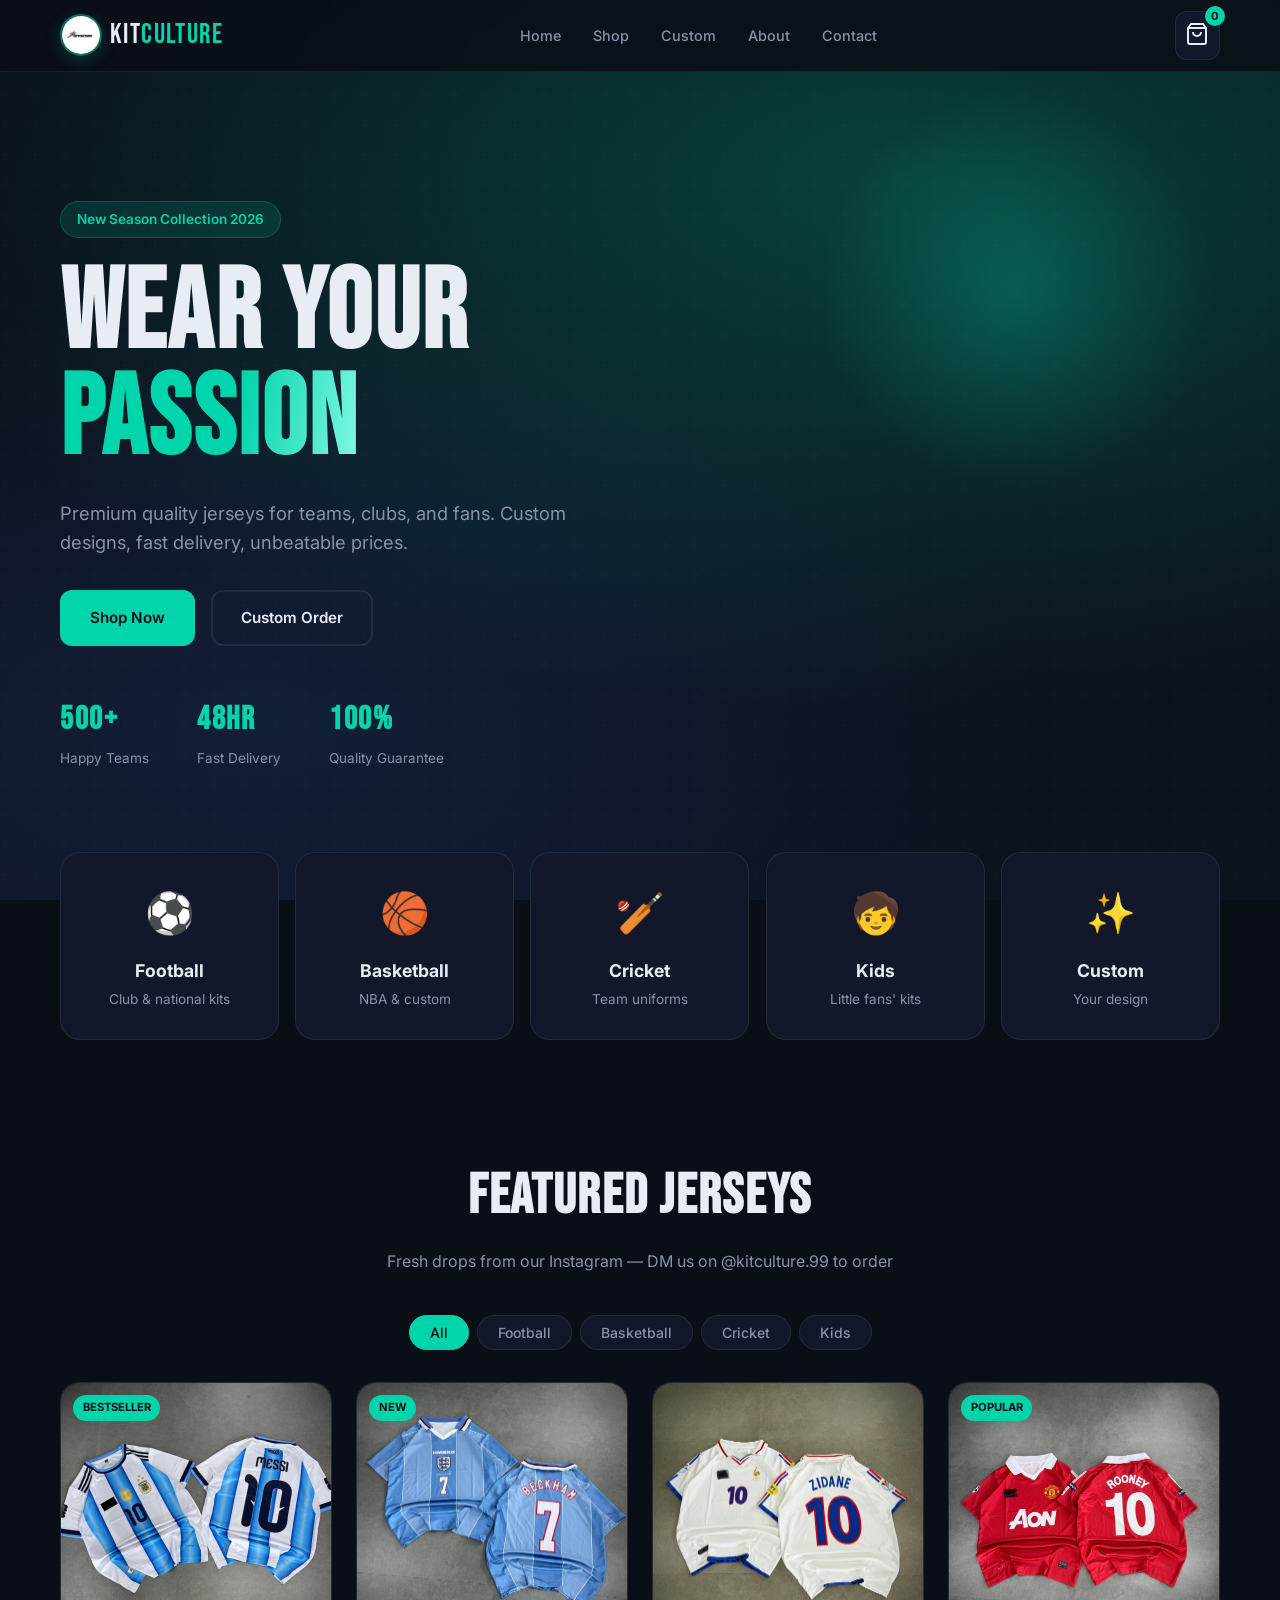
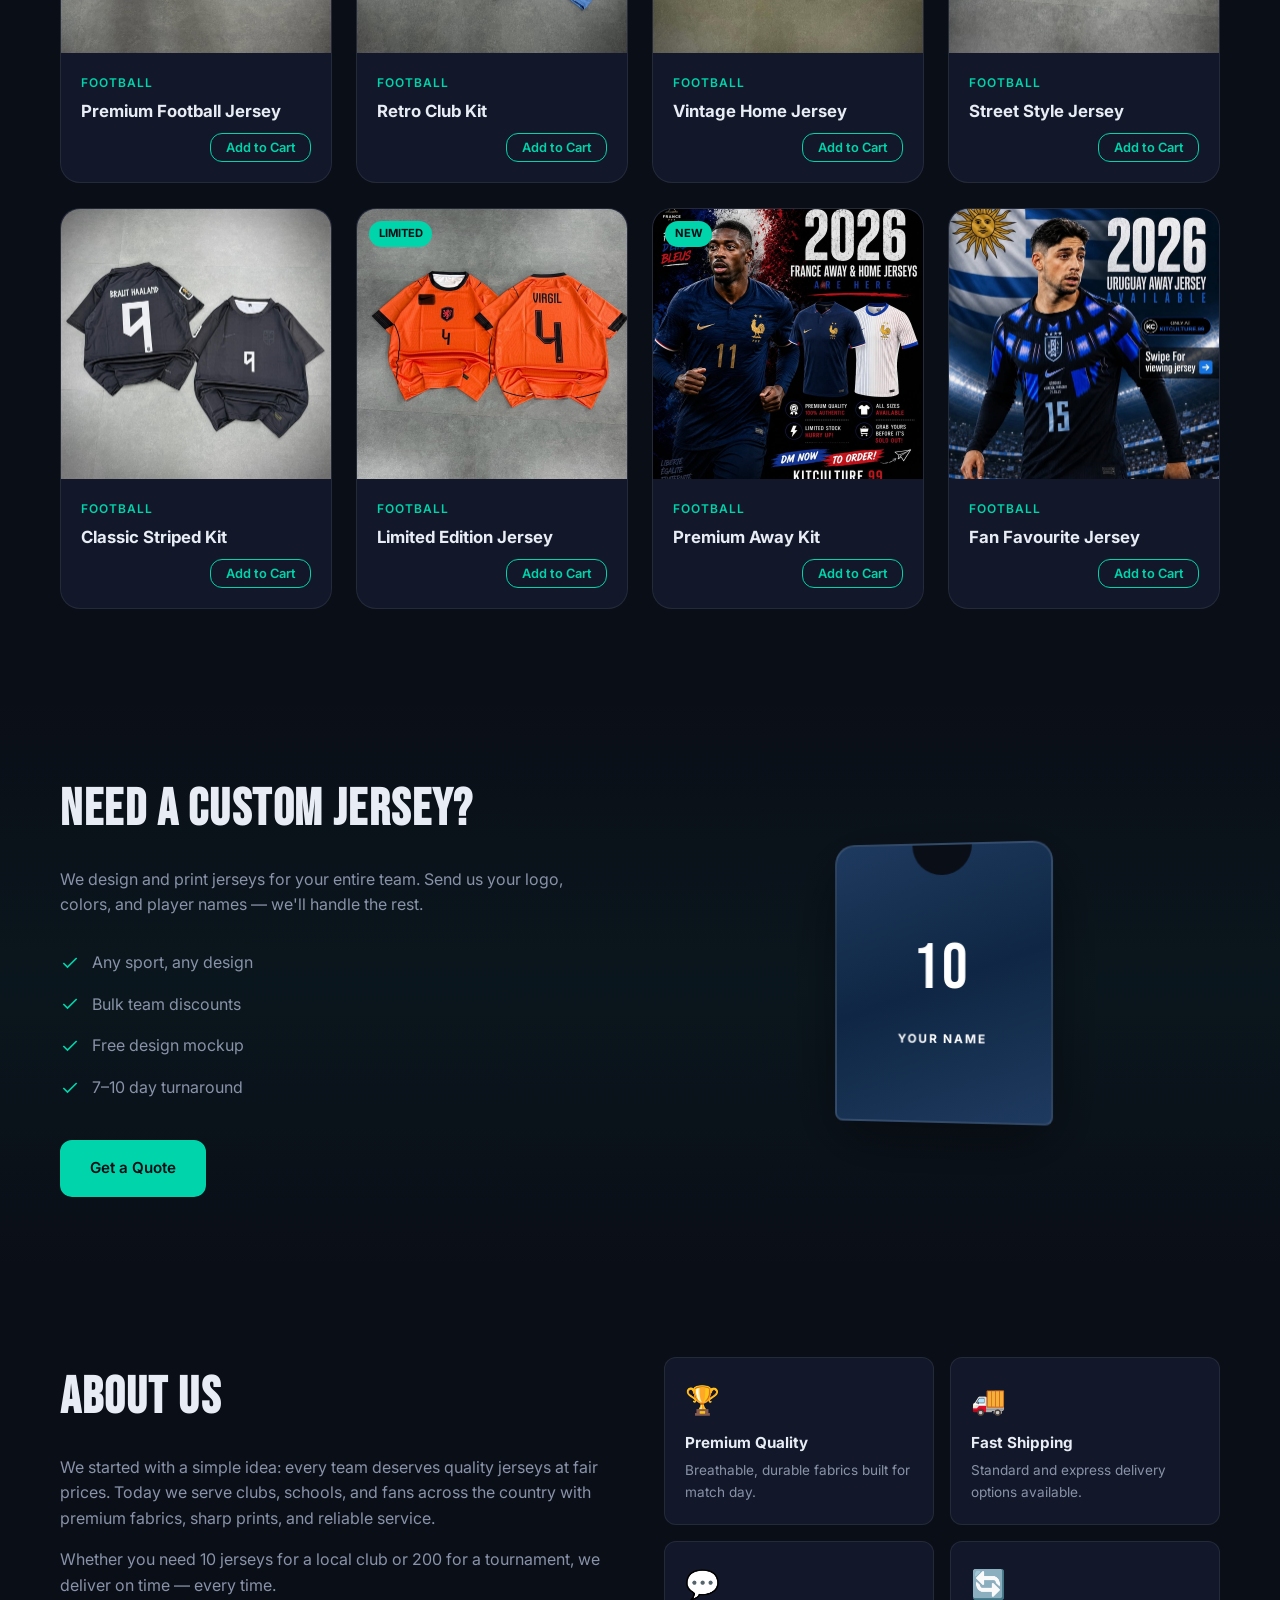
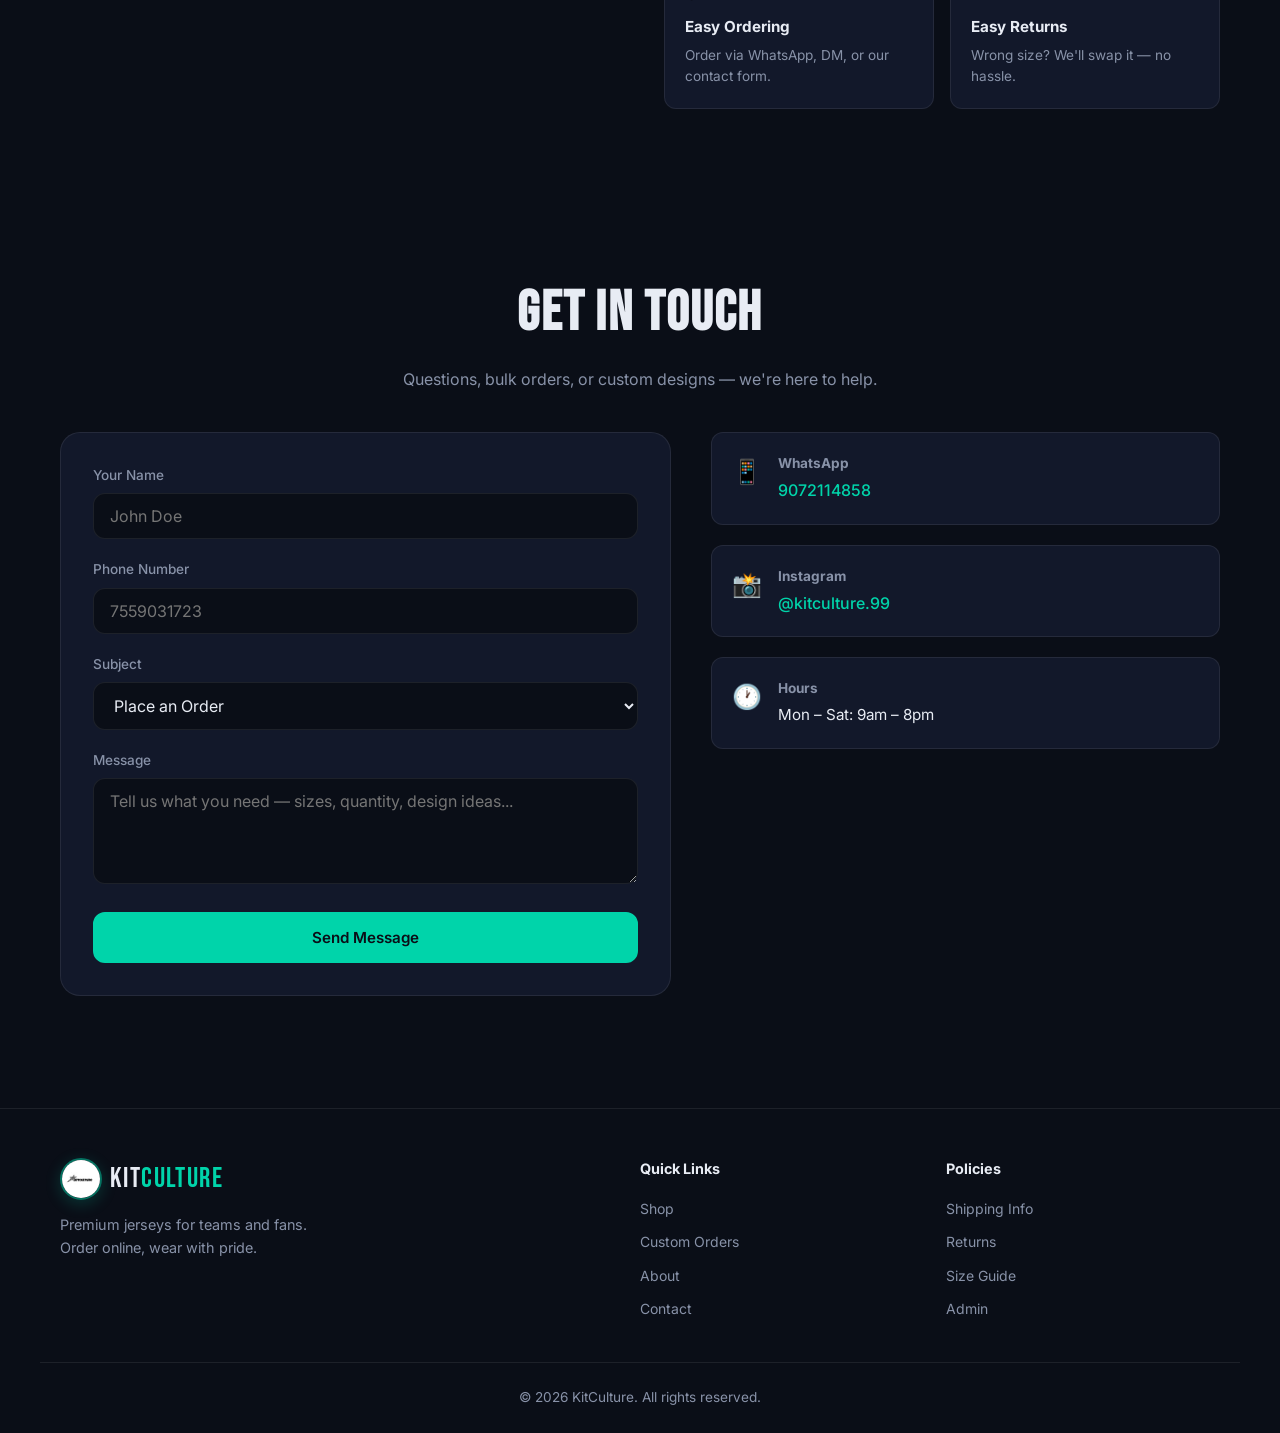
<file: website/index.html>
<!DOCTYPE html>
<html lang="en">
<head>
  <meta charset="UTF-8">
  <meta name="viewport" content="width=device-width, initial-scale=1.0">
  <meta name="description" content="Premium custom jerseys for teams, clubs, and fans. Order online with fast delivery.">
  <title>KitCulture — Premium Jerseys Online</title>
  <link rel="preconnect" href="https://fonts.googleapis.com">
  <link rel="preconnect" href="https://fonts.gstatic.com" crossorigin>
  <link href="https://fonts.googleapis.com/css2?family=Bebas+Neue&family=Inter:wght@400;500;600;700&display=swap" rel="stylesheet">
  <link rel="stylesheet" href="styles.css">
</head>
<body>

  <!-- Cinematic intro curtain -->
  <div class="intro-curtain" id="introCurtain" aria-hidden="true">
    <span class="intro-logo">Kit<span class="accent">Culture</span></span>
  </div>

  <!-- Scroll progress bar -->
  <div class="scroll-progress" id="scrollProgress" aria-hidden="true"></div>

  <!-- Navigation -->
  <header class="header" id="header">
    <nav class="nav container">
      <a href="#" class="logo">
        <img src="images/profile-logo.jpg" alt="KitCulture" class="logo-img" width="42" height="42">
        <span class="logo-text">Kit<span class="accent">Culture</span></span>
      </a>
      <button class="nav-toggle" id="navToggle" aria-label="Open menu">
        <span></span>
        <span></span>
        <span></span>
      </button>
      <ul class="nav-links" id="navLinks">
        <li><a href="#home">Home</a></li>
        <li><a href="#shop">Shop</a></li>
        <li><a href="#custom">Custom</a></li>
        <li><a href="#about">About</a></li>
        <li><a href="#contact">Contact</a></li>
      </ul>
      <button class="cart-btn" id="cartBtn" aria-label="Open cart">
        <svg width="24" height="24" viewBox="0 0 24 24" fill="none" stroke="currentColor" stroke-width="2">
          <path d="M6 2L3 6v14a2 2 0 002 2h14a2 2 0 002-2V6l-3-4z"/>
          <line x1="3" y1="6" x2="21" y2="6"/>
          <path d="M16 10a4 4 0 01-8 0"/>
        </svg>
        <span class="cart-count" id="cartCount">0</span>
      </button>
    </nav>
  </header>

  <!-- Hero -->
  <section class="hero" id="home">
    <div class="hero-bg"></div>
    <div class="hero-content container">
      <p class="hero-tag">New Season Collection 2026</p>
      <h1>Wear Your<br><span class="accent">Passion</span></h1>
      <p class="hero-desc">Premium quality jerseys for teams, clubs, and fans. Custom designs, fast delivery, unbeatable prices.</p>
      <div class="hero-actions">
        <a href="#shop" class="btn btn-primary">Shop Now</a>
        <a href="#custom" class="btn btn-outline">Custom Order</a>
      </div>
      <div class="hero-stats">
        <div class="stat">
          <strong>500+</strong>
          <span>Happy Teams</span>
        </div>
        <div class="stat">
          <strong>48hr</strong>
          <span>Fast Delivery</span>
        </div>
        <div class="stat">
          <strong>100%</strong>
          <span>Quality Guarantee</span>
        </div>
      </div>
    </div>
  </section>

  <!-- Categories -->
  <section class="categories container">
    <a href="#shop" class="category-card reveal reveal-delay-1" data-filter="football">
      <div class="category-icon">⚽</div>
      <h3>Football</h3>
      <p>Club & national kits</p>
    </a>
    <a href="#shop" class="category-card reveal reveal-delay-2" data-filter="basketball">
      <div class="category-icon">🏀</div>
      <h3>Basketball</h3>
      <p>NBA & custom</p>
    </a>
    <a href="#shop" class="category-card reveal reveal-delay-3" data-filter="cricket">
      <div class="category-icon">🏏</div>
      <h3>Cricket</h3>
      <p>Team uniforms</p>
    </a>
    <a href="#shop" class="category-card reveal reveal-delay-4" data-filter="kids">
      <div class="category-icon">🧒</div>
      <h3>Kids</h3>
      <p>Little fans' kits</p>
    </a>
    <a href="#shop" class="category-card reveal reveal-delay-4" data-filter="custom">
      <div class="category-icon">✨</div>
      <h3>Custom</h3>
      <p>Your design</p>
    </a>
  </section>

  <!-- Shop -->
  <section class="shop section" id="shop">
    <div class="container">
      <div class="section-header reveal">
        <h2>Featured Jerseys</h2>
        <p>Fresh drops from our Instagram — DM us on @kitculture.99 to order</p>
      </div>
      <div class="filter-bar reveal reveal-delay-1">
        <button class="filter-btn active" data-filter="all">All</button>
        <button class="filter-btn" data-filter="football">Football</button>
        <button class="filter-btn" data-filter="basketball">Basketball</button>
        <button class="filter-btn" data-filter="cricket">Cricket</button>
        <button class="filter-btn" data-filter="kids">Kids</button>
      </div>
      <div class="product-grid" id="productGrid">
        <!-- Products injected by JS -->
      </div>
    </div>
  </section>

  <!-- Custom Order -->
  <section class="custom section" id="custom">
    <div class="container custom-grid">
      <div class="custom-content reveal">
        <h2>Need a Custom Jersey?</h2>
        <p>We design and print jerseys for your entire team. Send us your logo, colors, and player names — we'll handle the rest.</p>
        <ul class="custom-features">
          <li>
            <svg width="20" height="20" viewBox="0 0 24 24" fill="none" stroke="currentColor" stroke-width="2"><polyline points="20 6 9 17 4 12"/></svg>
            Any sport, any design
          </li>
          <li>
            <svg width="20" height="20" viewBox="0 0 24 24" fill="none" stroke="currentColor" stroke-width="2"><polyline points="20 6 9 17 4 12"/></svg>
            Bulk team discounts
          </li>
          <li>
            <svg width="20" height="20" viewBox="0 0 24 24" fill="none" stroke="currentColor" stroke-width="2"><polyline points="20 6 9 17 4 12"/></svg>
            Free design mockup
          </li>
          <li>
            <svg width="20" height="20" viewBox="0 0 24 24" fill="none" stroke="currentColor" stroke-width="2"><polyline points="20 6 9 17 4 12"/></svg>
            7–10 day turnaround
          </li>
        </ul>
        <a href="#contact" class="btn btn-primary">Get a Quote</a>
      </div>
      <div class="custom-visual reveal reveal-delay-2">
        <div class="jersey-preview">
          <div class="jersey-shirt">
            <span class="jersey-number">10</span>
            <span class="jersey-name">YOUR NAME</span>
          </div>
        </div>
      </div>
    </div>
  </section>

  <!-- About -->
  <section class="about section" id="about">
    <div class="container">
      <div class="about-grid">
        <div class="about-text reveal">
          <h2>About Us</h2>
          <p>We started with a simple idea: every team deserves quality jerseys at fair prices. Today we serve clubs, schools, and fans across the country with premium fabrics, sharp prints, and reliable service.</p>
          <p>Whether you need 10 jerseys for a local club or 200 for a tournament, we deliver on time — every time.</p>
        </div>
        <div class="about-cards">
          <div class="about-card reveal reveal-delay-1">
            <div class="about-card-icon">🏆</div>
            <h4>Premium Quality</h4>
            <p>Breathable, durable fabrics built for match day.</p>
          </div>
          <div class="about-card reveal reveal-delay-2">
            <div class="about-card-icon">🚚</div>
            <h4>Fast Shipping</h4>
            <p>Standard and express delivery options available.</p>
          </div>
          <div class="about-card reveal reveal-delay-3">
            <div class="about-card-icon">💬</div>
            <h4>Easy Ordering</h4>
            <p>Order via WhatsApp, DM, or our contact form.</p>
          </div>
          <div class="about-card reveal reveal-delay-4">
            <div class="about-card-icon">🔄</div>
            <h4>Easy Returns</h4>
            <p>Wrong size? We'll swap it — no hassle.</p>
          </div>
        </div>
      </div>
    </div>
  </section>

  <!-- Contact -->
  <section class="contact section" id="contact">
    <div class="container">
      <div class="section-header reveal">
        <h2>Get in Touch</h2>
        <p>Questions, bulk orders, or custom designs — we're here to help.</p>
      </div>
      <div class="contact-grid">
        <form class="contact-form reveal reveal-delay-1" id="contactForm">
          <div class="form-group">
            <label for="name">Your Name</label>
            <input type="text" id="name" name="name" required placeholder="John Doe">
          </div>
          <div class="form-group">
            <label for="phone">Phone Number</label>
            <input type="tel" id="phone" name="phone" required placeholder="7559031723">
          </div>
          <div class="form-group">
            <label for="subject">Subject</label>
            <select id="subject" name="subject">
              <option value="order">Place an Order</option>
              <option value="custom">Custom Team Jerseys</option>
              <option value="bulk">Bulk / Wholesale</option>
              <option value="other">Other</option>
            </select>
          </div>
          <div class="form-group">
            <label for="message">Message</label>
            <textarea id="message" name="message" rows="4" required placeholder="Tell us what you need — sizes, quantity, design ideas..."></textarea>
          </div>
          <button type="submit" class="btn btn-primary btn-full">Send Message</button>
        </form>
        <div class="contact-info">
          <div class="contact-item reveal reveal-delay-2">
            <div class="contact-item-icon">📱</div>
            <div>
              <h4>WhatsApp</h4>
              <a href="https://wa.me/919072114858" target="_blank" rel="noopener">9072114858</a>
            </div>
          </div>
          <div class="contact-item reveal reveal-delay-3">
            <div class="contact-item-icon">📸</div>
            <div>
              <h4>Instagram</h4>
              <a href="https://instagram.com/kitculture.99" target="_blank" rel="noopener">@kitculture.99</a>
            </div>
          </div>
          <div class="contact-item reveal reveal-delay-4">
            <div class="contact-item-icon">🕐</div>
            <div>
              <h4>Hours</h4>
              <p>Mon – Sat: 9am – 8pm</p>
            </div>
          </div>
        </div>
      </div>
    </div>
  </section>

  <!-- Footer -->
  <footer class="footer">
    <div class="container footer-grid">
      <div class="footer-brand">
        <a href="#" class="logo">
          <img src="images/profile-logo.jpg" alt="KitCulture" class="logo-img" width="42" height="42">
          <span class="logo-text">Kit<span class="accent">Culture</span></span>
        </a>
        <p>Premium jerseys for teams and fans. Order online, wear with pride.</p>
      </div>
      <div class="footer-links">
        <h4>Quick Links</h4>
        <ul>
          <li><a href="#shop">Shop</a></li>
          <li><a href="#custom">Custom Orders</a></li>
          <li><a href="#about">About</a></li>
          <li><a href="#contact">Contact</a></li>
        </ul>
      </div>
      <div class="footer-links">
        <h4>Policies</h4>
        <ul>
          <li><a href="#">Shipping Info</a></li>
          <li><a href="#">Returns</a></li>
          <li><a href="#">Size Guide</a></li>
          <li><a href="admin.html">Admin</a></li>
        </ul>
      </div>
    </div>
    <div class="footer-bottom container">
      <p>&copy; 2026 KitCulture. All rights reserved.</p>
    </div>
  </footer>

  <!-- Cart Sidebar -->
  <div class="cart-overlay" id="cartOverlay"></div>
  <aside class="cart-sidebar" id="cartSidebar">
    <div class="cart-header">
      <h3>Your Cart</h3>
      <button class="cart-close" id="cartClose" aria-label="Close cart">&times;</button>
    </div>
    <div class="cart-items" id="cartItems">
      <p class="cart-empty">Your cart is empty</p>
    </div>
    <div class="cart-footer">
      <button class="btn btn-primary btn-full" id="checkoutBtn">Checkout via WhatsApp</button>
    </div>
  </aside>

  <!-- Product Modal -->
  <div class="modal-overlay" id="modalOverlay"></div>
  <div class="modal" id="productModal">
    <button class="modal-close" id="modalClose" aria-label="Close">&times;</button>
    <div class="modal-body" id="modalBody"></div>
  </div>

  <!-- Toast -->
  <div class="toast" id="toast"></div>

  <!-- Back to top -->
  <button class="back-to-top" id="backToTop" aria-label="Back to top">
    <svg width="20" height="20" viewBox="0 0 24 24" fill="none" stroke="currentColor" stroke-width="2.5" stroke-linecap="round" stroke-linejoin="round"><polyline points="18 15 12 9 6 15"/></svg>
  </button>

  <script src="store.js"></script>
  <script src="app.js"></script>
</body>
</html>
</file>
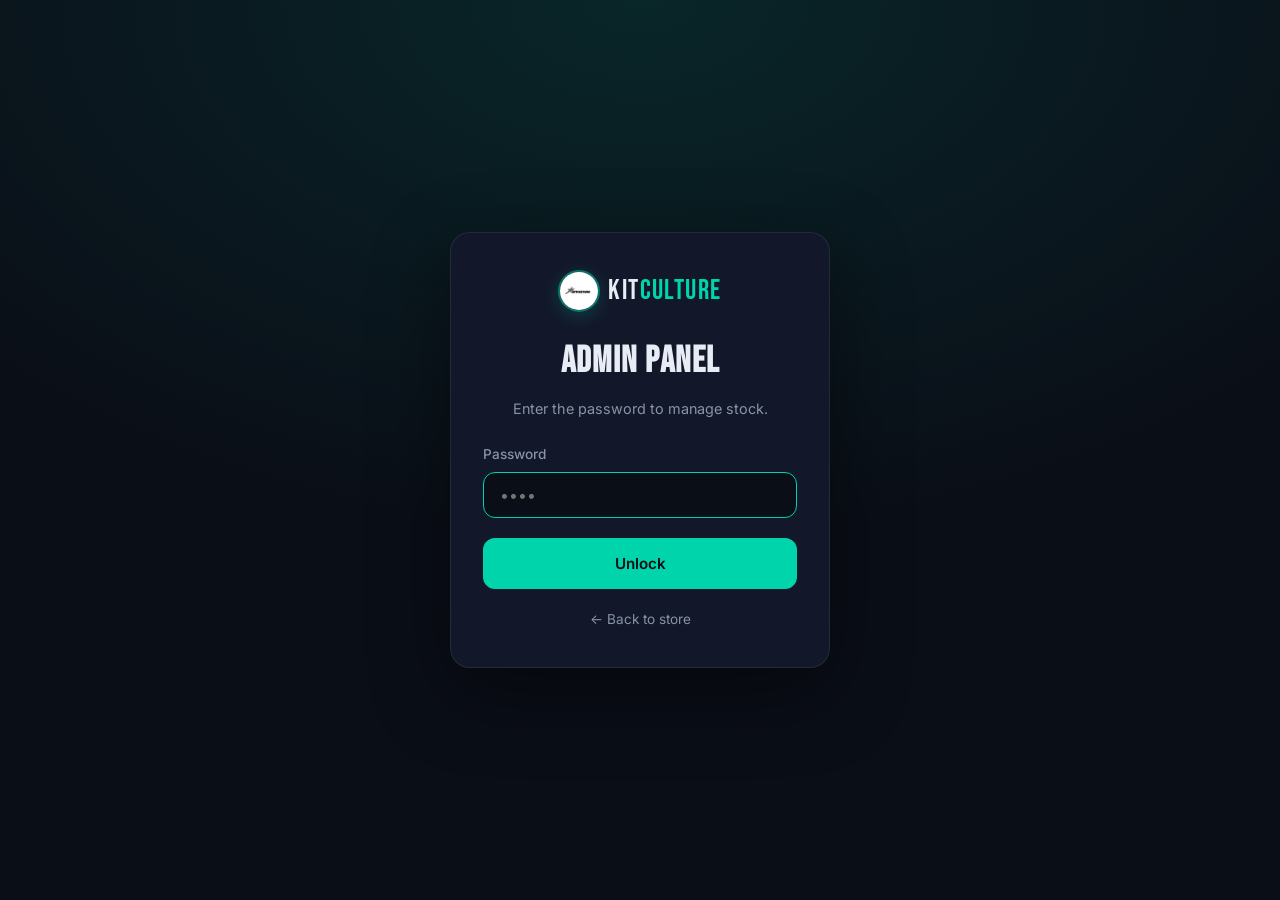
<file: website/admin.html>
<!DOCTYPE html>
<html lang="en">
<head>
  <meta charset="UTF-8">
  <meta name="viewport" content="width=device-width, initial-scale=1.0">
  <meta name="robots" content="noindex, nofollow">
  <title>KitCulture — Admin Panel</title>
  <link rel="preconnect" href="https://fonts.googleapis.com">
  <link rel="preconnect" href="https://fonts.gstatic.com" crossorigin>
  <link href="https://fonts.googleapis.com/css2?family=Bebas+Neue&family=Inter:wght@400;500;600;700&display=swap" rel="stylesheet">
  <link rel="stylesheet" href="styles.css">
</head>
<body class="admin-body">

  <div class="scroll-progress" id="scrollProgress" aria-hidden="true"></div>

  <!-- Login gate -->
  <div class="admin-gate" id="adminGate">
    <form class="admin-login" id="adminLogin">
      <a href="index.html" class="logo admin-login-logo">
        <img src="images/profile-logo.jpg" alt="KitCulture" class="logo-img" width="42" height="42">
        <span class="logo-text">Kit<span class="accent">Culture</span></span>
      </a>
      <h1>Admin Panel</h1>
      <p>Enter the password to manage stock.</p>
      <div class="form-group">
        <label for="adminPassword">Password</label>
        <input type="password" id="adminPassword" autocomplete="current-password" placeholder="••••" required>
      </div>
      <p class="admin-error" id="adminError" hidden>Incorrect password. Try again.</p>
      <button type="submit" class="btn btn-primary btn-full">Unlock</button>
      <a href="index.html" class="admin-back-link">&larr; Back to store</a>
    </form>
  </div>

  <!-- Dashboard -->
  <div class="admin-dashboard" id="adminDashboard" hidden>
    <header class="admin-header">
      <a href="index.html" class="logo">
        <img src="images/profile-logo.jpg" alt="KitCulture" class="logo-img" width="42" height="42">
        <span class="logo-text">Kit<span class="accent">Culture</span> <span class="admin-tag">Admin</span></span>
      </a>
      <div class="admin-header-actions">
        <a href="index.html" class="btn btn-outline btn-sm" target="_blank" rel="noopener">View Store</a>
        <button class="btn btn-outline btn-sm" id="logoutBtn">Lock</button>
      </div>
    </header>

    <main class="admin-main container">
      <!-- Add new stock -->
      <section class="admin-section">
        <h2>Add New Stock</h2>
        <form class="admin-form" id="addProductForm">
          <div class="admin-form-grid">
            <div class="form-group">
              <label for="newName">Product Name</label>
              <input type="text" id="newName" required placeholder="e.g. Limited Away Kit">
            </div>
            <div class="form-group">
              <label for="newPrice">Price (₹)</label>
              <input type="number" id="newPrice" min="0" step="1" placeholder="e.g. 1299">
            </div>
            <div class="form-group">
              <label for="newCategory">Category</label>
              <select id="newCategory">
                <option value="football">Football</option>
                <option value="basketball">Basketball</option>
                <option value="cricket">Cricket</option>
                <option value="kids">Kids</option>
              </select>
            </div>
            <div class="form-group">
              <label for="newBadge">Badge (optional)</label>
              <input type="text" id="newBadge" placeholder="e.g. New, Limited">
            </div>
          </div>
          <div class="form-group">
            <label for="newDescription">Description</label>
            <textarea id="newDescription" rows="2" placeholder="Short description shown on the product"></textarea>
          </div>
          <div class="form-group">
            <label for="newPhoto">Product Photo</label>
            <input type="file" id="newPhoto" accept="image/*" required>
            <div class="photo-preview" id="photoPreview" hidden>
              <img id="photoPreviewImg" alt="Preview">
            </div>
          </div>
          <button type="submit" class="btn btn-primary">Add Product</button>
        </form>
      </section>

      <!-- Manage stock -->
      <section class="admin-section">
        <div class="admin-section-head">
          <h2>Manage Stock</h2>
          <span class="admin-count" id="adminCount"></span>
        </div>
        <div class="admin-products" id="adminProducts"></div>
      </section>
    </main>
  </div>

  <div class="toast" id="toast"></div>

  <script src="store.js"></script>
  <script src="admin.js"></script>
</body>
</html>
</file>
<file: website/styles.css>
/* ===== Variables ===== */
:root {
  --bg-dark: #0a0e17;
  --bg-card: #12182a;
  --bg-card-hover: #1a2238;
  --accent: #00d4aa;
  --accent-dark: #00b894;
  --accent-glow: rgba(0, 212, 170, 0.25);
  --text: #e8ecf4;
  --text-muted: #8892a8;
  --border: rgba(255, 255, 255, 0.08);
  --radius: 12px;
  --radius-lg: 20px;
  --font-display: 'Bebas Neue', sans-serif;
  --font-body: 'Inter', system-ui, sans-serif;
  --header-height: 72px;
  --transition: 0.25s ease;
  --ease-out: cubic-bezier(0.22, 1, 0.36, 1);
  --ease-spring: cubic-bezier(0.34, 1.56, 0.64, 1);
}

/* ===== Animations ===== */
@keyframes fadeUp {
  from {
    opacity: 0;
    transform: translateY(28px);
  }
  to {
    opacity: 1;
    transform: translateY(0);
  }
}

@keyframes fadeIn {
  from { opacity: 0; }
  to { opacity: 1; }
}

@keyframes scaleIn {
  from {
    opacity: 0;
    transform: scale(0.92);
  }
  to {
    opacity: 1;
    transform: scale(1);
  }
}

@keyframes float {
  0%, 100% { transform: translateY(0); }
  50% { transform: translateY(-10px); }
}

@keyframes pulseGlow {
  0%, 100% { opacity: 0.6; transform: scale(1); }
  50% { opacity: 1; transform: scale(1.05); }
}

@keyframes shimmer {
  0% { background-position: -200% center; }
  100% { background-position: 200% center; }
}

@keyframes pop {
  0% { transform: scale(1); }
  40% { transform: scale(1.35); }
  100% { transform: scale(1); }
}

@keyframes slideDown {
  from {
    opacity: 0;
    transform: translateY(-12px);
  }
  to {
    opacity: 1;
    transform: translateY(0);
  }
}

@keyframes jerseyFloat {
  0%, 100% { transform: rotateY(-8deg) translateY(0); }
  50% { transform: rotateY(-8deg) translateY(-12px); }
}

.reveal {
  opacity: 0;
  transform: translateY(32px);
  transition: opacity 0.7s var(--ease-out), transform 0.7s var(--ease-out);
}

.reveal.visible {
  opacity: 1;
  transform: translateY(0);
}

.reveal-delay-1 { transition-delay: 0.1s; }
.reveal-delay-2 { transition-delay: 0.2s; }
.reveal-delay-3 { transition-delay: 0.3s; }
.reveal-delay-4 { transition-delay: 0.4s; }

.hero-content > * {
  opacity: 0;
  animation: fadeUp 0.8s var(--ease-out) forwards;
}

.hero-tag { animation-delay: 0.1s; }
.hero h1 { animation-delay: 0.2s; }
.hero-desc { animation-delay: 0.35s; }
.hero-actions { animation-delay: 0.5s; }
.hero-stats { animation-delay: 0.65s; }

.hero-stats .stat {
  opacity: 0;
  animation: fadeUp 0.6s var(--ease-out) forwards;
}

.hero-stats .stat:nth-child(1) { animation-delay: 0.75s; }
.hero-stats .stat:nth-child(2) { animation-delay: 0.85s; }
.hero-stats .stat:nth-child(3) { animation-delay: 0.95s; }

.hero-bg::before {
  content: '';
  position: absolute;
  width: 400px;
  height: 400px;
  top: 10%;
  right: 5%;
  background: radial-gradient(circle, var(--accent-glow) 0%, transparent 70%);
  border-radius: 50%;
  animation: pulseGlow 6s ease-in-out infinite;
  pointer-events: none;
}


.header {
  transition: background 0.3s ease, box-shadow 0.3s ease, height 0.3s ease;
}

.header.scrolled {
  background: rgba(10, 14, 23, 0.95);
  box-shadow: 0 8px 32px rgba(0, 0, 0, 0.35);
}

.nav-links a {
  position: relative;
}

.nav-links a::after {
  content: '';
  position: absolute;
  bottom: -4px;
  left: 0;
  width: 0;
  height: 2px;
  background: var(--accent);
  transition: width 0.3s var(--ease-out);
}

.nav-links a:hover::after {
  width: 100%;
}

.nav-toggle.active span:nth-child(1) {
  transform: translateY(7px) rotate(45deg);
}

.nav-toggle.active span:nth-child(2) {
  opacity: 0;
  transform: scaleX(0);
}

.nav-toggle.active span:nth-child(3) {
  transform: translateY(-7px) rotate(-45deg);
}

.category-icon {
  transition: transform 0.4s var(--ease-spring);
}

.category-card:hover .category-icon {
  transform: scale(1.15) rotate(-8deg);
}

.filter-btn {
  transition: transform 0.2s ease, background 0.25s ease, color 0.25s ease;
}

.filter-btn:active {
  transform: scale(0.95);
}

.jersey-shirt {
  animation: jerseyFloat 4s ease-in-out infinite;
}

.about-card {
  transition: transform 0.3s var(--ease-out), border-color 0.25s ease;
}

.about-card:hover {
  transform: translateY(-4px);
  border-color: rgba(0, 212, 170, 0.3);
}

.about-card-icon {
  display: inline-block;
  transition: transform 0.35s var(--ease-spring);
}

.about-card:hover .about-card-icon {
  transform: scale(1.2);
}

.contact-item {
  transition: transform 0.3s var(--ease-out), border-color 0.25s ease;
}

.contact-item:hover {
  transform: translateX(6px);
  border-color: rgba(0, 212, 170, 0.25);
}

.cart-count.pop {
  animation: pop 0.45s var(--ease-spring);
}

.cart-sidebar {
  transition: transform 0.4s var(--ease-out);
}

.cart-overlay {
  transition: opacity 0.35s ease, visibility 0.35s ease;
}

.btn-primary {
  position: relative;
  overflow: hidden;
}

.btn-primary::after {
  content: '';
  position: absolute;
  inset: 0;
  background: linear-gradient(
    105deg,
    transparent 40%,
    rgba(255, 255, 255, 0.2) 50%,
    transparent 60%
  );
  background-size: 200% 100%;
  opacity: 0;
  transition: opacity 0.3s ease;
}

.btn-primary:hover::after {
  opacity: 1;
  animation: shimmer 1.2s ease;
}

.toast.show {
  animation: slideDown 0.4s var(--ease-out);
}

@media (prefers-reduced-motion: reduce) {
  *, *::before, *::after {
    animation-duration: 0.01ms !important;
    animation-iteration-count: 1 !important;
    transition-duration: 0.01ms !important;
  }

  .reveal {
    opacity: 1;
    transform: none;
  }
}

/* ===== Reset ===== */
*, *::before, *::after {
  box-sizing: border-box;
  margin: 0;
  padding: 0;
}

html {
  scroll-behavior: smooth;
}

body {
  font-family: var(--font-body);
  background: var(--bg-dark);
  color: var(--text);
  line-height: 1.6;
  overflow-x: hidden;
}

a {
  color: inherit;
  text-decoration: none;
}

img {
  max-width: 100%;
  display: block;
}

ul {
  list-style: none;
}

button, input, select, textarea {
  font-family: inherit;
  font-size: inherit;
}

.container {
  width: 100%;
  max-width: 1200px;
  margin: 0 auto;
  padding: 0 1.25rem;
}

.section {
  padding: 5rem 0;
}

.accent {
  color: var(--accent);
}

/* ===== Buttons ===== */
.btn {
  display: inline-flex;
  align-items: center;
  justify-content: center;
  gap: 0.5rem;
  padding: 0.875rem 1.75rem;
  border-radius: var(--radius);
  font-weight: 600;
  font-size: 0.95rem;
  border: 2px solid transparent;
  cursor: pointer;
  transition: var(--transition);
}

.btn-primary {
  background: var(--accent);
  color: var(--bg-dark);
  border-color: var(--accent);
}

.btn-primary:hover {
  background: var(--accent-dark);
  border-color: var(--accent-dark);
  transform: translateY(-2px);
  box-shadow: 0 8px 24px var(--accent-glow);
}

.btn-outline {
  background: transparent;
  color: var(--text);
  border-color: var(--border);
}

.btn-outline:hover {
  border-color: var(--accent);
  color: var(--accent);
}

.btn-full {
  width: 100%;
}

/* ===== Header ===== */
.header {
  position: fixed;
  top: 0;
  left: 0;
  right: 0;
  z-index: 1000;
  background: rgba(10, 14, 23, 0.85);
  backdrop-filter: blur(12px);
  border-bottom: 1px solid var(--border);
  height: var(--header-height);
}

.nav {
  display: flex;
  align-items: center;
  justify-content: space-between;
  height: 100%;
}

.logo {
  display: flex;
  align-items: center;
  gap: 0.5rem;
  font-family: var(--font-display);
  font-size: 1.75rem;
  letter-spacing: 0.05em;
}

.logo-img {
  width: 42px;
  height: 42px;
  border-radius: 50%;
  object-fit: cover;
  border: 2px solid rgba(0, 212, 170, 0.5);
  flex-shrink: 0;
  display: block;
  animation: float 3s ease-in-out infinite;
  box-shadow: 0 4px 16px rgba(0, 212, 170, 0.2);
}

.nav-links {
  display: flex;
  gap: 2rem;
}

.nav-links a {
  font-size: 0.9rem;
  font-weight: 500;
  color: var(--text-muted);
  transition: var(--transition);
}

.nav-links a:hover {
  color: var(--accent);
}

.cart-btn {
  position: relative;
  background: var(--bg-card);
  border: 1px solid var(--border);
  border-radius: var(--radius);
  padding: 0.6rem;
  color: var(--text);
  cursor: pointer;
  transition: var(--transition);
}

.cart-btn:hover {
  border-color: var(--accent);
  color: var(--accent);
}

.cart-count {
  position: absolute;
  top: -6px;
  right: -6px;
  background: var(--accent);
  color: var(--bg-dark);
  font-size: 0.7rem;
  font-weight: 700;
  width: 20px;
  height: 20px;
  border-radius: 50%;
  display: flex;
  align-items: center;
  justify-content: center;
}

.nav-toggle {
  display: none;
  flex-direction: column;
  gap: 5px;
  background: none;
  border: none;
  cursor: pointer;
  padding: 0.5rem;
}

.nav-toggle span {
  display: block;
  width: 24px;
  height: 2px;
  background: var(--text);
  transition: var(--transition);
}

/* ===== Hero ===== */
.hero {
  position: relative;
  min-height: 100vh;
  display: flex;
  align-items: center;
  padding-top: var(--header-height);
  overflow: hidden;
}

.hero-bg {
  position: absolute;
  inset: 0;
  background:
    radial-gradient(ellipse 80% 60% at 70% 20%, var(--accent-glow), transparent),
    radial-gradient(ellipse 60% 50% at 20% 80%, rgba(59, 130, 246, 0.12), transparent),
    linear-gradient(180deg, var(--bg-dark) 0%, #0d1220 100%);
}

.hero-bg::after {
  content: '';
  position: absolute;
  inset: 0;
  background: url("data:image/svg+xml,%3Csvg width='60' height='60' viewBox='0 0 60 60' xmlns='http://www.w3.org/2000/svg'%3E%3Cg fill='none' fill-rule='evenodd'%3E%3Cg fill='%23ffffff' fill-opacity='0.02'%3E%3Cpath d='M36 34v-4h-2v4h-4v2h4v4h2v-4h4v-2h-4zm0-30V0h-2v4h-4v2h4v4h2V6h4V4h-4zM6 34v-4H4v4H0v2h4v4h2v-4h4v-2H6zM6 4V0H4v4H0v2h4v4h2V6h4V4H6z'/%3E%3C/g%3E%3C/g%3E%3C/svg%3E");
  opacity: 0.5;
}

.hero-content {
  position: relative;
  z-index: 1;
  padding: 4rem 1.25rem;
}

.hero-tag {
  display: inline-block;
  background: rgba(0, 212, 170, 0.12);
  color: var(--accent);
  padding: 0.4rem 1rem;
  border-radius: 50px;
  font-size: 0.85rem;
  font-weight: 600;
  margin-bottom: 1.5rem;
  border: 1px solid rgba(0, 212, 170, 0.25);
}

.hero h1 {
  font-family: var(--font-display);
  font-size: clamp(3.5rem, 10vw, 7rem);
  line-height: 0.95;
  letter-spacing: 0.02em;
  margin-bottom: 1.5rem;
}

.hero-desc {
  font-size: 1.15rem;
  color: var(--text-muted);
  max-width: 520px;
  margin-bottom: 2rem;
}

.hero-actions {
  display: flex;
  gap: 1rem;
  flex-wrap: wrap;
  margin-bottom: 3rem;
}

.hero-stats {
  display: flex;
  gap: 3rem;
  flex-wrap: wrap;
}

.stat strong {
  display: block;
  font-family: var(--font-display);
  font-size: 2rem;
  color: var(--accent);
  letter-spacing: 0.05em;
}

.stat span {
  font-size: 0.85rem;
  color: var(--text-muted);
}

/* ===== Categories ===== */
.categories {
  display: grid;
  grid-template-columns: repeat(5, 1fr);
  gap: 1rem;
  margin-top: -3rem;
  position: relative;
  z-index: 2;
  padding-bottom: 2rem;
}

.category-card {
  background: var(--bg-card);
  border: 1px solid var(--border);
  border-radius: var(--radius-lg);
  padding: 1.75rem 1.25rem;
  text-align: center;
  transition: transform 0.35s var(--ease-out), border-color 0.25s ease, box-shadow 0.35s ease, background 0.25s ease;
}

.category-card:hover {
  background: var(--bg-card-hover);
  border-color: var(--accent);
  transform: translateY(-8px) scale(1.02);
  box-shadow: 0 16px 40px rgba(0, 212, 170, 0.12);
}

.category-icon {
  font-size: 2.5rem;
  margin-bottom: 0.75rem;
}

.category-card h3 {
  font-size: 1.1rem;
  margin-bottom: 0.25rem;
}

.category-card p {
  font-size: 0.85rem;
  color: var(--text-muted);
}

/* ===== Section Header ===== */
.section-header {
  text-align: center;
  margin-bottom: 2.5rem;
}

.section-header h2 {
  font-family: var(--font-display);
  font-size: clamp(2.5rem, 5vw, 3.5rem);
  letter-spacing: 0.03em;
  margin-bottom: 0.5rem;
}

.section-header p {
  color: var(--text-muted);
}

/* ===== Filter Bar ===== */
.filter-bar {
  display: flex;
  justify-content: center;
  gap: 0.5rem;
  flex-wrap: wrap;
  margin-bottom: 2rem;
}

.filter-btn {
  background: var(--bg-card);
  border: 1px solid var(--border);
  color: var(--text-muted);
  padding: 0.5rem 1.25rem;
  border-radius: 50px;
  cursor: pointer;
  font-weight: 500;
  font-size: 0.875rem;
  transition: var(--transition);
}

.filter-btn:hover,
.filter-btn.active {
  background: var(--accent);
  color: var(--bg-dark);
  border-color: var(--accent);
}

/* ===== Product Grid ===== */
.product-grid {
  display: grid;
  grid-template-columns: repeat(auto-fill, minmax(260px, 1fr));
  gap: 1.5rem;
}

.product-card {
  background: var(--bg-card);
  border: 1px solid var(--border);
  border-radius: var(--radius-lg);
  overflow: hidden;
  transition: transform 0.35s var(--ease-out), border-color 0.25s ease, box-shadow 0.35s ease;
  cursor: pointer;
  animation: fadeUp 0.5s var(--ease-out) backwards;
}

.product-card:hover {
  border-color: rgba(0, 212, 170, 0.3);
  transform: translateY(-6px);
  box-shadow: 0 12px 40px rgba(0, 0, 0, 0.3);
}

.product-card .product-photo {
  transition: transform 0.5s var(--ease-out);
}

.product-card:hover .product-photo {
  transform: scale(1.08);
}

.product-image {
  aspect-ratio: 1;
  display: flex;
  align-items: center;
  justify-content: center;
  position: relative;
  overflow: hidden;
  background: var(--bg-dark);
}

.product-photo,
.modal-photo,
.cart-photo {
  width: 100%;
  height: 100%;
  object-fit: cover;
  display: block;
}

.cart-item-image {
  width: 50px;
  height: 50px;
  flex-shrink: 0;
  border-radius: var(--radius);
  overflow: hidden;
  background: var(--bg-dark);
}

.modal-image {
  width: 100%;
  max-height: 320px;
  border-radius: var(--radius);
  overflow: hidden;
  margin-bottom: 1rem;
  background: var(--bg-dark);
}

.modal-image .modal-photo {
  max-height: 320px;
}

.product-image.football { background: linear-gradient(135deg, #1a3a2a 0%, #0d2818 100%); }
.product-image.basketball { background: linear-gradient(135deg, #3a1a1a 0%, #28100d 100%); }
.product-image.cricket { background: linear-gradient(135deg, #1a2a3a 0%, #0d1828 100%); }
.product-image.kids { background: linear-gradient(135deg, #3a2a1a 0%, #281a0d 100%); }

.product-badge {
  position: absolute;
  top: 0.75rem;
  left: 0.75rem;
  background: var(--accent);
  color: var(--bg-dark);
  font-size: 0.7rem;
  font-weight: 700;
  padding: 0.25rem 0.6rem;
  border-radius: 50px;
  text-transform: uppercase;
}

.product-info {
  padding: 1.25rem;
}

.product-category {
  font-size: 0.75rem;
  color: var(--accent);
  text-transform: uppercase;
  letter-spacing: 0.08em;
  font-weight: 600;
  margin-bottom: 0.35rem;
}

.product-info h3 {
  font-size: 1.05rem;
  margin-bottom: 0.5rem;
}

.product-footer {
  display: flex;
  align-items: center;
  justify-content: flex-end;
  margin-top: 0.5rem;
}

.product-price {
  font-size: 1.25rem;
  font-weight: 700;
  color: var(--accent);
}

.add-btn {
  background: transparent;
  border: 1px solid var(--accent);
  color: var(--accent);
  padding: 0.4rem 0.9rem;
  border-radius: var(--radius);
  font-size: 0.8rem;
  font-weight: 600;
  cursor: pointer;
  transition: var(--transition);
}

.add-btn:hover {
  background: var(--accent);
  color: var(--bg-dark);
}

/* ===== Custom Section ===== */
.custom {
  background: linear-gradient(180deg, transparent, rgba(0, 212, 170, 0.04), transparent);
}

.custom-grid {
  display: grid;
  grid-template-columns: 1fr 1fr;
  gap: 3rem;
  align-items: center;
}

.custom-content h2 {
  font-family: var(--font-display);
  font-size: clamp(2.5rem, 4vw, 3.5rem);
  letter-spacing: 0.03em;
  margin-bottom: 1rem;
}

.custom-content > p {
  color: var(--text-muted);
  margin-bottom: 1.5rem;
}

.custom-features {
  margin-bottom: 2rem;
}

.custom-features li {
  display: flex;
  align-items: center;
  gap: 0.75rem;
  padding: 0.5rem 0;
  color: var(--text-muted);
}

.custom-features svg {
  color: var(--accent);
  flex-shrink: 0;
}

.custom-visual {
  display: flex;
  justify-content: center;
}

.jersey-preview {
  perspective: 800px;
}

.jersey-shirt {
  width: 220px;
  height: 280px;
  background: linear-gradient(160deg, #1e3a5f 0%, #0f2744 50%, #1e3a5f 100%);
  border-radius: 20px 20px 8px 8px;
  position: relative;
  display: flex;
  flex-direction: column;
  align-items: center;
  justify-content: center;
  box-shadow: 0 20px 60px rgba(0, 0, 0, 0.4);
  transform: rotateY(-8deg);
  border: 2px solid rgba(255, 255, 255, 0.1);
}

.jersey-shirt::before {
  content: '';
  position: absolute;
  top: 0;
  left: 50%;
  transform: translateX(-50%);
  width: 60px;
  height: 30px;
  background: var(--bg-dark);
  border-radius: 0 0 30px 30px;
}

.jersey-number {
  font-family: var(--font-display);
  font-size: 4rem;
  color: white;
  letter-spacing: 0.05em;
}

.jersey-name {
  font-size: 0.75rem;
  font-weight: 700;
  color: white;
  letter-spacing: 0.15em;
  margin-top: 0.5rem;
}

/* ===== About ===== */
.about-grid {
  display: grid;
  grid-template-columns: 1fr 1fr;
  gap: 3rem;
  align-items: start;
}

.about-text h2 {
  font-family: var(--font-display);
  font-size: clamp(2.5rem, 4vw, 3.5rem);
  letter-spacing: 0.03em;
  margin-bottom: 1rem;
}

.about-text p {
  color: var(--text-muted);
  margin-bottom: 1rem;
}

.about-cards {
  display: grid;
  grid-template-columns: 1fr 1fr;
  gap: 1rem;
}

.about-card {
  background: var(--bg-card);
  border: 1px solid var(--border);
  border-radius: var(--radius);
  padding: 1.25rem;
}

.about-card-icon {
  font-size: 1.75rem;
  margin-bottom: 0.5rem;
}

.about-card h4 {
  font-size: 0.95rem;
  margin-bottom: 0.35rem;
}

.about-card p {
  font-size: 0.85rem;
  color: var(--text-muted);
}

/* ===== Contact ===== */
.contact-grid {
  display: grid;
  grid-template-columns: 1.2fr 1fr;
  gap: 2.5rem;
  align-items: start;
}

.contact-form {
  background: var(--bg-card);
  border: 1px solid var(--border);
  border-radius: var(--radius-lg);
  padding: 2rem;
}

.form-group {
  margin-bottom: 1.25rem;
}

.form-group label {
  display: block;
  font-size: 0.85rem;
  font-weight: 500;
  margin-bottom: 0.4rem;
  color: var(--text-muted);
}

.form-group input,
.form-group select,
.form-group textarea {
  width: 100%;
  background: var(--bg-dark);
  border: 1px solid var(--border);
  border-radius: var(--radius);
  padding: 0.75rem 1rem;
  color: var(--text);
  transition: var(--transition);
}

.form-group input:focus,
.form-group select:focus,
.form-group textarea:focus {
  outline: none;
  border-color: var(--accent);
}

.form-group textarea {
  resize: vertical;
  min-height: 100px;
}

.contact-info {
  display: flex;
  flex-direction: column;
  gap: 1.25rem;
}

.contact-item {
  display: flex;
  gap: 1rem;
  align-items: flex-start;
  background: var(--bg-card);
  border: 1px solid var(--border);
  border-radius: var(--radius);
  padding: 1.25rem;
}

.contact-item-icon {
  font-size: 1.5rem;
}

.contact-item h4 {
  font-size: 0.85rem;
  color: var(--text-muted);
  margin-bottom: 0.2rem;
}

.contact-item a {
  color: var(--accent);
  font-weight: 500;
}

.contact-item a:hover {
  text-decoration: underline;
}

.contact-item p {
  font-size: 0.95rem;
}

/* ===== Footer ===== */
.footer {
  border-top: 1px solid var(--border);
  padding: 3rem 0 1.5rem;
  margin-top: 2rem;
}

.footer-grid {
  display: grid;
  grid-template-columns: 2fr 1fr 1fr;
  gap: 2rem;
  margin-bottom: 2rem;
}

.footer-brand p {
  color: var(--text-muted);
  font-size: 0.9rem;
  margin-top: 0.75rem;
  max-width: 280px;
}

.footer-links h4 {
  font-size: 0.9rem;
  margin-bottom: 1rem;
}

.footer-links li {
  margin-bottom: 0.5rem;
}

.footer-links a {
  color: var(--text-muted);
  font-size: 0.875rem;
  transition: var(--transition);
}

.footer-links a:hover {
  color: var(--accent);
}

.footer-bottom {
  border-top: 1px solid var(--border);
  padding-top: 1.5rem;
  text-align: center;
}

.footer-bottom p {
  font-size: 0.85rem;
  color: var(--text-muted);
}

/* ===== Cart Sidebar ===== */
.cart-overlay,
.modal-overlay {
  position: fixed;
  inset: 0;
  background: rgba(0, 0, 0, 0.6);
  z-index: 2000;
  opacity: 0;
  visibility: hidden;
  transition: var(--transition);
}

.cart-overlay.active,
.modal-overlay.active {
  opacity: 1;
  visibility: visible;
}

.cart-sidebar {
  position: fixed;
  top: 0;
  right: 0;
  width: 100%;
  max-width: 400px;
  height: 100vh;
  background: var(--bg-card);
  border-left: 1px solid var(--border);
  z-index: 2001;
  display: flex;
  flex-direction: column;
  transform: translateX(100%);
  transition: transform 0.3s ease;
}

.cart-sidebar.active {
  transform: translateX(0);
}

.cart-header {
  display: flex;
  align-items: center;
  justify-content: space-between;
  padding: 1.25rem 1.5rem;
  border-bottom: 1px solid var(--border);
}

.cart-header h3 {
  font-size: 1.25rem;
}

.cart-close,
.modal-close {
  background: none;
  border: none;
  color: var(--text-muted);
  font-size: 1.75rem;
  cursor: pointer;
  line-height: 1;
  transition: var(--transition);
}

.cart-close:hover,
.modal-close:hover {
  color: var(--text);
}

.cart-items {
  flex: 1;
  overflow-y: auto;
  padding: 1rem 1.5rem;
}

.cart-empty {
  color: var(--text-muted);
  text-align: center;
  padding: 2rem 0;
}

.cart-item {
  display: flex;
  gap: 1rem;
  padding: 1rem 0;
  border-bottom: 1px solid var(--border);
}

.cart-item-details {
  flex: 1;
}

.cart-item-details h4 {
  font-size: 0.9rem;
  margin-bottom: 0.25rem;
}

.cart-item-details p {
  font-size: 0.8rem;
  color: var(--text-muted);
}

.cart-item-actions {
  display: flex;
  align-items: center;
  gap: 0.5rem;
  margin-top: 0.5rem;
}

.qty-btn {
  background: var(--bg-dark);
  border: 1px solid var(--border);
  color: var(--text);
  width: 28px;
  height: 28px;
  border-radius: 6px;
  cursor: pointer;
  font-size: 1rem;
  display: flex;
  align-items: center;
  justify-content: center;
}

.qty-btn:hover {
  border-color: var(--accent);
}

.cart-item-price {
  font-weight: 700;
  color: var(--accent);
  white-space: nowrap;
}

.cart-footer {
  padding: 1.25rem 1.5rem;
  border-top: 1px solid var(--border);
}

.cart-total {
  display: flex;
  justify-content: space-between;
  align-items: center;
  margin-bottom: 1rem;
  font-size: 1.1rem;
}

/* ===== Modal ===== */
.modal {
  position: fixed;
  top: 50%;
  left: 50%;
  transform: translate(-50%, -48%) scale(0.94);
  background: var(--bg-card);
  border: 1px solid var(--border);
  border-radius: var(--radius-lg);
  z-index: 2001;
  max-width: 500px;
  width: calc(100% - 2rem);
  opacity: 0;
  visibility: hidden;
  transition: opacity 0.35s ease, visibility 0.35s ease, transform 0.4s var(--ease-out);
}

.modal.active {
  opacity: 1;
  visibility: visible;
  transform: translate(-50%, -50%) scale(1);
}

.modal-close {
  position: absolute;
  top: 1rem;
  right: 1rem;
  z-index: 1;
}

.modal-body {
  padding: 2rem;
}

.modal-product {
  text-align: center;
}

.modal-product h2 {
  font-size: 1.5rem;
  margin-bottom: 0.5rem;
}

.modal-product .modal-price {
  font-size: 1.75rem;
  font-weight: 700;
  color: var(--accent);
  margin-bottom: 1rem;
}

.modal-product p {
  color: var(--text-muted);
  margin-bottom: 1.5rem;
  font-size: 0.95rem;
}

.size-selector {
  margin-bottom: 1.5rem;
}

.size-selector label {
  display: block;
  font-size: 0.85rem;
  font-weight: 500;
  margin-bottom: 0.5rem;
  color: var(--text-muted);
}

.size-options {
  display: flex;
  gap: 0.5rem;
  flex-wrap: wrap;
  justify-content: center;
}

.size-option {
  background: var(--bg-dark);
  border: 1px solid var(--border);
  color: var(--text);
  padding: 0.5rem 1rem;
  border-radius: var(--radius);
  cursor: pointer;
  font-weight: 500;
  transition: var(--transition);
}

.size-option:hover,
.size-option.selected {
  border-color: var(--accent);
  background: rgba(0, 212, 170, 0.1);
  color: var(--accent);
}

/* ===== Toast ===== */
.toast {
  position: fixed;
  bottom: 2rem;
  left: 50%;
  transform: translateX(-50%) translateY(100px);
  background: var(--bg-card);
  border: 1px solid var(--accent);
  color: var(--text);
  padding: 0.875rem 1.5rem;
  border-radius: var(--radius);
  z-index: 3000;
  font-weight: 500;
  font-size: 0.9rem;
  opacity: 0;
  transition: all 0.3s ease;
  box-shadow: 0 8px 32px rgba(0, 0, 0, 0.4);
}

.toast.show {
  opacity: 1;
  transform: translateX(-50%) translateY(0);
}

/* ===== Responsive ===== */
@media (max-width: 900px) {
  .categories {
    grid-template-columns: repeat(2, 1fr);
    margin-top: -2rem;
  }

  .custom-grid,
  .about-grid,
  .contact-grid,
  .footer-grid {
    grid-template-columns: 1fr;
  }

  .about-cards {
    grid-template-columns: 1fr 1fr;
  }
}

@media (max-width: 768px) {
  .nav-toggle {
    display: flex;
  }

  .nav-links {
    position: fixed;
    top: var(--header-height);
    left: 0;
    right: 0;
    background: var(--bg-dark);
    border-bottom: 1px solid var(--border);
    flex-direction: column;
    padding: 1.5rem;
    gap: 1rem;
    transform: translateY(-100%);
    opacity: 0;
    visibility: hidden;
    transition: var(--transition);
  }

  .nav-links.active {
    transform: translateY(0);
    opacity: 1;
    visibility: visible;
  }

  .hero-stats {
    gap: 1.5rem;
  }

  .about-cards {
    grid-template-columns: 1fr;
  }
}

@media (max-width: 480px) {
  .categories {
    grid-template-columns: 1fr 1fr;
  }

  .hero-actions {
    flex-direction: column;
  }

  .hero-actions .btn {
    width: 100%;
  }
}

/* ===================================================================
   Cinematic enhancements (kept on-brand: same palette, fonts, mood)
   =================================================================== */

/* Intro curtain — a brief cinematic reveal on first paint */
.intro-curtain {
  position: fixed;
  inset: 0;
  z-index: 5000;
  display: flex;
  align-items: center;
  justify-content: center;
  background: var(--bg-dark);
  transition: opacity 0.7s var(--ease-out), visibility 0.7s var(--ease-out);
}

.intro-logo {
  font-family: var(--font-display);
  font-size: clamp(2.5rem, 8vw, 5rem);
  letter-spacing: 0.06em;
  opacity: 0;
  transform: translateY(12px) scale(0.96);
  animation: introReveal 1s var(--ease-out) forwards;
  text-shadow: 0 8px 40px var(--accent-glow);
}

@keyframes introReveal {
  to { opacity: 1; transform: translateY(0) scale(1); }
}

body.loaded .intro-curtain {
  opacity: 0;
  visibility: hidden;
}

/* Skip the curtain entirely for reduced-motion users */
@media (prefers-reduced-motion: reduce) {
  .intro-curtain { display: none; }
}

/* Scroll progress bar */
.scroll-progress {
  position: fixed;
  top: 0;
  left: 0;
  height: 3px;
  width: 100%;
  transform: scaleX(0);
  transform-origin: 0 50%;
  background: linear-gradient(90deg, var(--accent), #3b82f6);
  z-index: 4000;
  box-shadow: 0 0 12px var(--accent-glow);
}

/* Animated shimmer on the hero accent word */
.hero h1 .accent {
  background: linear-gradient(100deg, var(--accent) 30%, #7af6e0 50%, var(--accent) 70%);
  background-size: 200% auto;
  -webkit-background-clip: text;
  background-clip: text;
  -webkit-text-fill-color: transparent;
  animation: shimmer 5s linear infinite;
}

@media (prefers-reduced-motion: reduce) {
  .hero h1 .accent {
    animation: none;
    -webkit-text-fill-color: var(--accent);
  }
}

/* Smoother card transitions for JS-driven tilt */
.product-card,
.category-card {
  will-change: transform;
}

/* Back-to-top button */
.back-to-top {
  position: fixed;
  bottom: 1.75rem;
  right: 1.75rem;
  width: 46px;
  height: 46px;
  border-radius: 50%;
  background: var(--accent);
  color: var(--bg-dark);
  border: none;
  cursor: pointer;
  display: flex;
  align-items: center;
  justify-content: center;
  opacity: 0;
  visibility: hidden;
  transform: translateY(16px) scale(0.8);
  transition: opacity 0.3s ease, transform 0.4s var(--ease-spring), visibility 0.3s ease, box-shadow 0.3s ease;
  box-shadow: 0 8px 24px var(--accent-glow);
  z-index: 1500;
}

.back-to-top:hover {
  box-shadow: 0 12px 32px var(--accent-glow);
  transform: translateY(0) scale(1.08);
}

.back-to-top.visible {
  opacity: 1;
  visibility: visible;
  transform: translateY(0) scale(1);
}

/* ===== Pricing & stock states ===== */
.product-footer {
  justify-content: space-between;
}

.soldout-overlay {
  position: absolute;
  inset: 0;
  display: flex;
  align-items: center;
  justify-content: center;
  background: rgba(10, 14, 23, 0.55);
  backdrop-filter: blur(2px);
  z-index: 2;
}

.soldout-overlay span {
  font-family: var(--font-display);
  font-size: 1.4rem;
  letter-spacing: 0.12em;
  text-transform: uppercase;
  color: #fff;
  border: 2px solid rgba(255, 255, 255, 0.85);
  padding: 0.35rem 1rem;
  border-radius: 6px;
  transform: rotate(-8deg);
}

.product-card.sold-out .product-photo {
  filter: grayscale(0.7) brightness(0.7);
}

.add-btn:disabled {
  border-color: var(--border);
  color: var(--text-muted);
  cursor: not-allowed;
  background: transparent;
}

.add-btn:disabled:hover {
  background: transparent;
  color: var(--text-muted);
}

.btn-primary:disabled {
  background: var(--bg-card-hover);
  border-color: var(--border);
  color: var(--text-muted);
  cursor: not-allowed;
  box-shadow: none;
  transform: none;
}

.grid-empty {
  grid-column: 1 / -1;
  text-align: center;
  color: var(--text-muted);
  padding: 3rem 0;
}

/* ===================================================================
   Admin panel
   =================================================================== */
.btn-sm {
  padding: 0.5rem 1rem;
  font-size: 0.85rem;
}

.admin-body {
  min-height: 100vh;
}

/* Login gate */
.admin-gate[hidden],
.admin-dashboard[hidden] {
  display: none;
}

.admin-gate {
  min-height: 100vh;
  display: flex;
  align-items: center;
  justify-content: center;
  padding: 1.5rem;
  background:
    radial-gradient(ellipse 70% 60% at 50% 0%, rgba(0, 212, 170, 0.12), transparent),
    var(--bg-dark);
}

.admin-login {
  width: 100%;
  max-width: 380px;
  background: var(--bg-card);
  border: 1px solid var(--border);
  border-radius: var(--radius-lg);
  padding: 2.25rem 2rem;
  text-align: center;
  box-shadow: 0 24px 80px rgba(0, 0, 0, 0.45);
  animation: scaleIn 0.5s var(--ease-out);
}

.admin-login-logo {
  justify-content: center;
  margin-bottom: 1.25rem;
}

.admin-login h1 {
  font-family: var(--font-display);
  font-size: 2.25rem;
  letter-spacing: 0.04em;
  margin-bottom: 0.35rem;
}

.admin-login > p {
  color: var(--text-muted);
  font-size: 0.9rem;
  margin-bottom: 1.5rem;
}

.admin-login .form-group {
  text-align: left;
}

.admin-error {
  color: #ff6b6b;
  font-size: 0.85rem;
  margin-bottom: 1rem;
}

.admin-back-link {
  display: inline-block;
  margin-top: 1.25rem;
  color: var(--text-muted);
  font-size: 0.85rem;
  transition: var(--transition);
}

.admin-back-link:hover {
  color: var(--accent);
}

/* Dashboard */
.admin-header {
  position: sticky;
  top: 0;
  z-index: 100;
  display: flex;
  align-items: center;
  justify-content: space-between;
  padding: 1rem 1.5rem;
  background: rgba(10, 14, 23, 0.92);
  backdrop-filter: blur(12px);
  border-bottom: 1px solid var(--border);
}

.admin-tag {
  font-family: var(--font-body);
  font-size: 0.7rem;
  font-weight: 700;
  text-transform: uppercase;
  letter-spacing: 0.1em;
  color: var(--accent);
  border: 1px solid var(--accent);
  border-radius: 50px;
  padding: 0.1rem 0.55rem;
  vertical-align: middle;
}

.admin-header-actions {
  display: flex;
  gap: 0.6rem;
}

.admin-main {
  padding-top: 2.5rem;
  padding-bottom: 4rem;
}

.admin-section {
  background: var(--bg-card);
  border: 1px solid var(--border);
  border-radius: var(--radius-lg);
  padding: 1.75rem;
  margin-bottom: 2rem;
  animation: fadeUp 0.5s var(--ease-out) backwards;
}

.admin-section h2 {
  font-family: var(--font-display);
  font-size: 1.75rem;
  letter-spacing: 0.03em;
  margin-bottom: 1.25rem;
}

.admin-section-head {
  display: flex;
  align-items: baseline;
  justify-content: space-between;
}

.admin-count {
  color: var(--text-muted);
  font-size: 0.85rem;
}

.admin-form-grid {
  display: grid;
  grid-template-columns: repeat(2, 1fr);
  gap: 1rem 1.25rem;
}

.admin-form .form-group input[type="file"] {
  padding: 0.55rem;
  cursor: pointer;
}

.photo-preview {
  margin-top: 0.75rem;
  width: 120px;
  height: 120px;
  border-radius: var(--radius);
  overflow: hidden;
  border: 1px solid var(--border);
  background: var(--bg-dark);
}

.photo-preview img {
  width: 100%;
  height: 100%;
  object-fit: cover;
}

/* Product management list */
.admin-products {
  display: flex;
  flex-direction: column;
  gap: 0.75rem;
}

.admin-product {
  display: flex;
  align-items: center;
  gap: 1rem;
  background: var(--bg-dark);
  border: 1px solid var(--border);
  border-radius: var(--radius);
  padding: 0.75rem;
  transition: border-color 0.25s ease, opacity 0.25s ease;
}

.admin-product:hover {
  border-color: rgba(0, 212, 170, 0.3);
}

.admin-product.is-unavailable {
  opacity: 0.62;
}

.admin-product-img {
  width: 64px;
  height: 64px;
  border-radius: var(--radius);
  overflow: hidden;
  flex-shrink: 0;
  background: var(--bg-card);
}

.admin-product-img img {
  width: 100%;
  height: 100%;
  object-fit: cover;
}

.admin-product-info {
  flex: 1;
  min-width: 0;
}

.admin-product-info h3 {
  font-size: 1rem;
  margin-bottom: 0.2rem;
  white-space: nowrap;
  overflow: hidden;
  text-overflow: ellipsis;
}

.admin-product-meta {
  font-size: 0.8rem;
  color: var(--text-muted);
  text-transform: capitalize;
}

.admin-product-price {
  color: var(--accent);
  font-weight: 600;
}

.admin-status {
  display: inline-block;
  margin-top: 0.35rem;
  font-size: 0.7rem;
  font-weight: 700;
  text-transform: uppercase;
  letter-spacing: 0.05em;
  padding: 0.12rem 0.5rem;
  border-radius: 50px;
}

.admin-status.in {
  color: var(--accent);
  background: rgba(0, 212, 170, 0.12);
}

.admin-status.out {
  color: #ff8b8b;
  background: rgba(255, 107, 107, 0.12);
}

.admin-product-actions {
  display: flex;
  align-items: center;
  gap: 0.75rem;
  flex-shrink: 0;
}

.icon-btn {
  background: transparent;
  border: 1px solid var(--border);
  color: var(--text-muted);
  width: 38px;
  height: 38px;
  border-radius: var(--radius);
  display: flex;
  align-items: center;
  justify-content: center;
  cursor: pointer;
  transition: var(--transition);
}

.icon-btn:hover {
  border-color: #ff6b6b;
  color: #ff6b6b;
}

.admin-empty {
  color: var(--text-muted);
  text-align: center;
  padding: 2rem 0;
}

/* Toggle switch */
.switch {
  position: relative;
  display: inline-block;
  width: 48px;
  height: 26px;
  flex-shrink: 0;
  cursor: pointer;
}

.switch input {
  opacity: 0;
  width: 0;
  height: 0;
}

.slider {
  position: absolute;
  inset: 0;
  background: var(--bg-card-hover);
  border: 1px solid var(--border);
  border-radius: 50px;
  transition: var(--transition);
}

.slider::before {
  content: '';
  position: absolute;
  height: 18px;
  width: 18px;
  left: 3px;
  top: 50%;
  transform: translateY(-50%);
  background: var(--text-muted);
  border-radius: 50%;
  transition: var(--transition);
}

.switch input:checked + .slider {
  background: rgba(0, 212, 170, 0.25);
  border-color: var(--accent);
}

.switch input:checked + .slider::before {
  transform: translate(22px, -50%);
  background: var(--accent);
}

@media (max-width: 600px) {
  .admin-form-grid {
    grid-template-columns: 1fr;
  }

  .admin-product {
    flex-wrap: wrap;
  }

  .admin-product-actions {
    width: 100%;
    justify-content: flex-end;
  }
}
</file>
